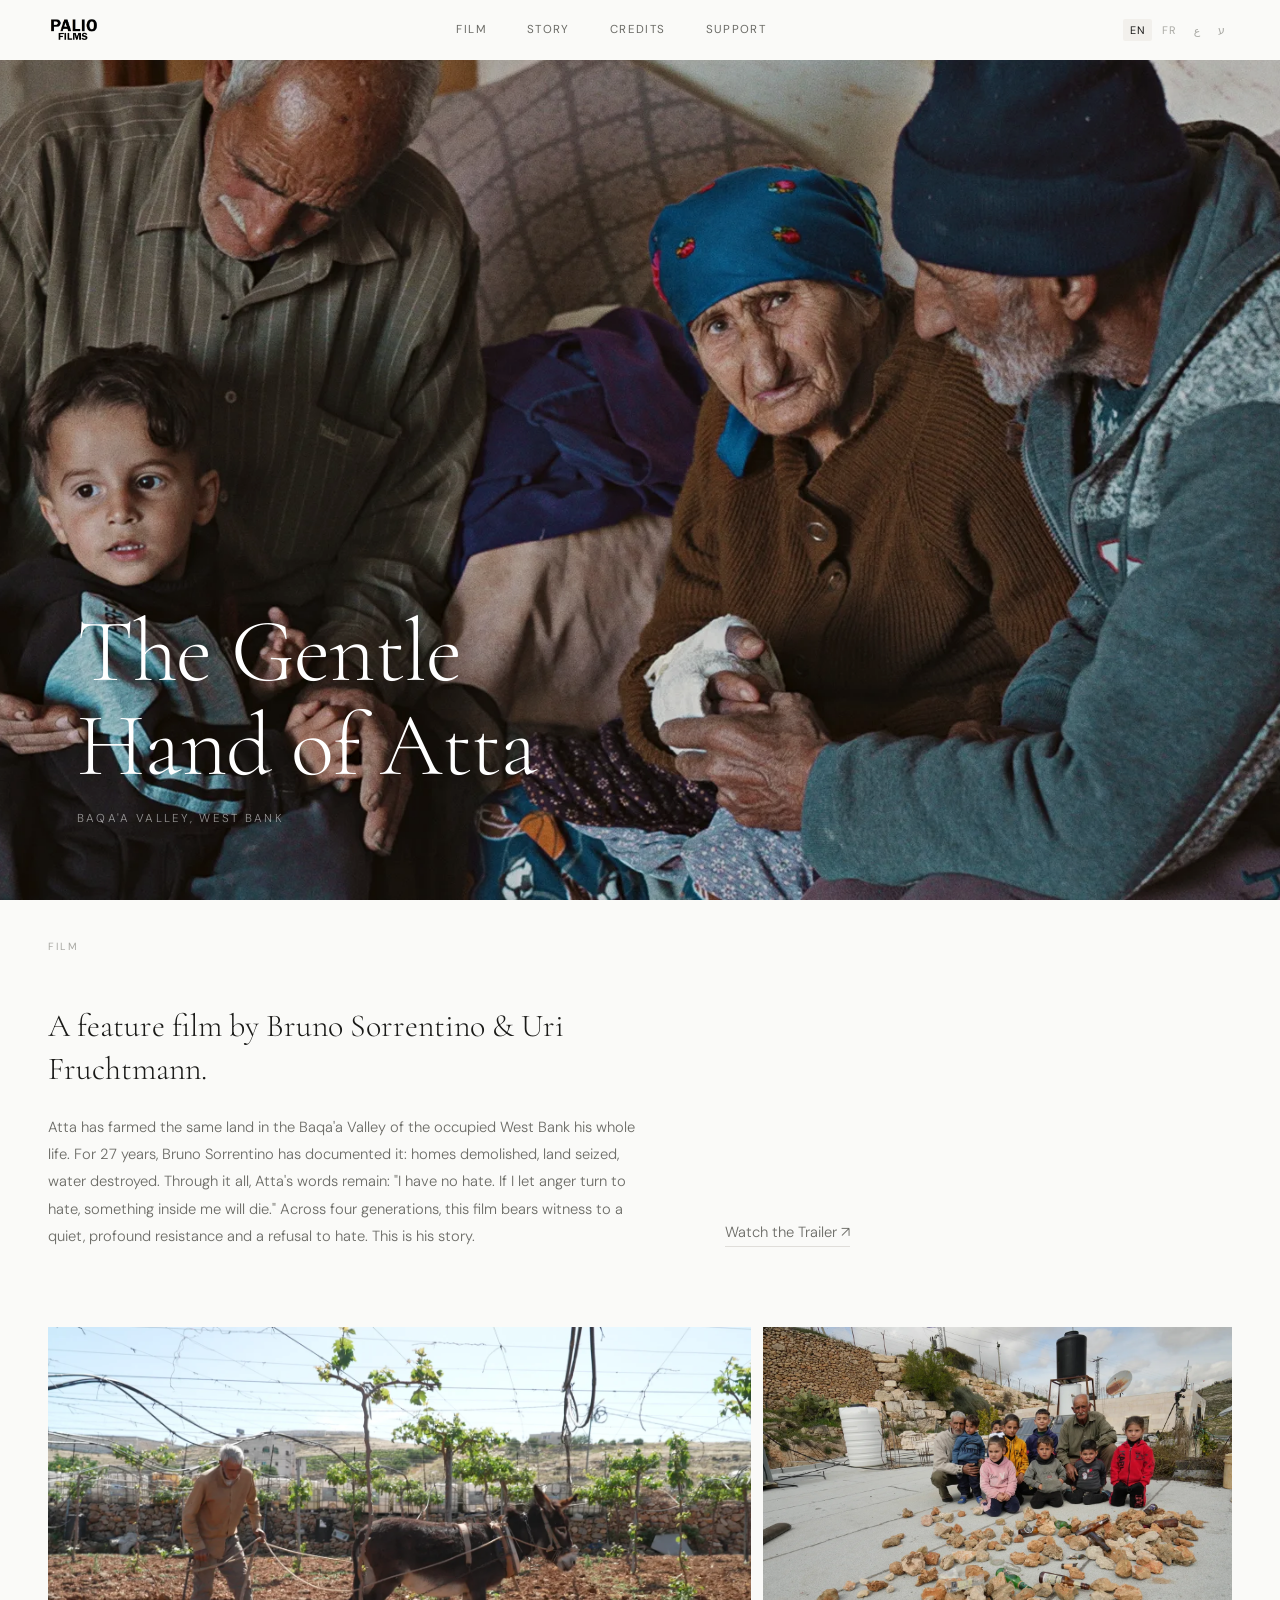
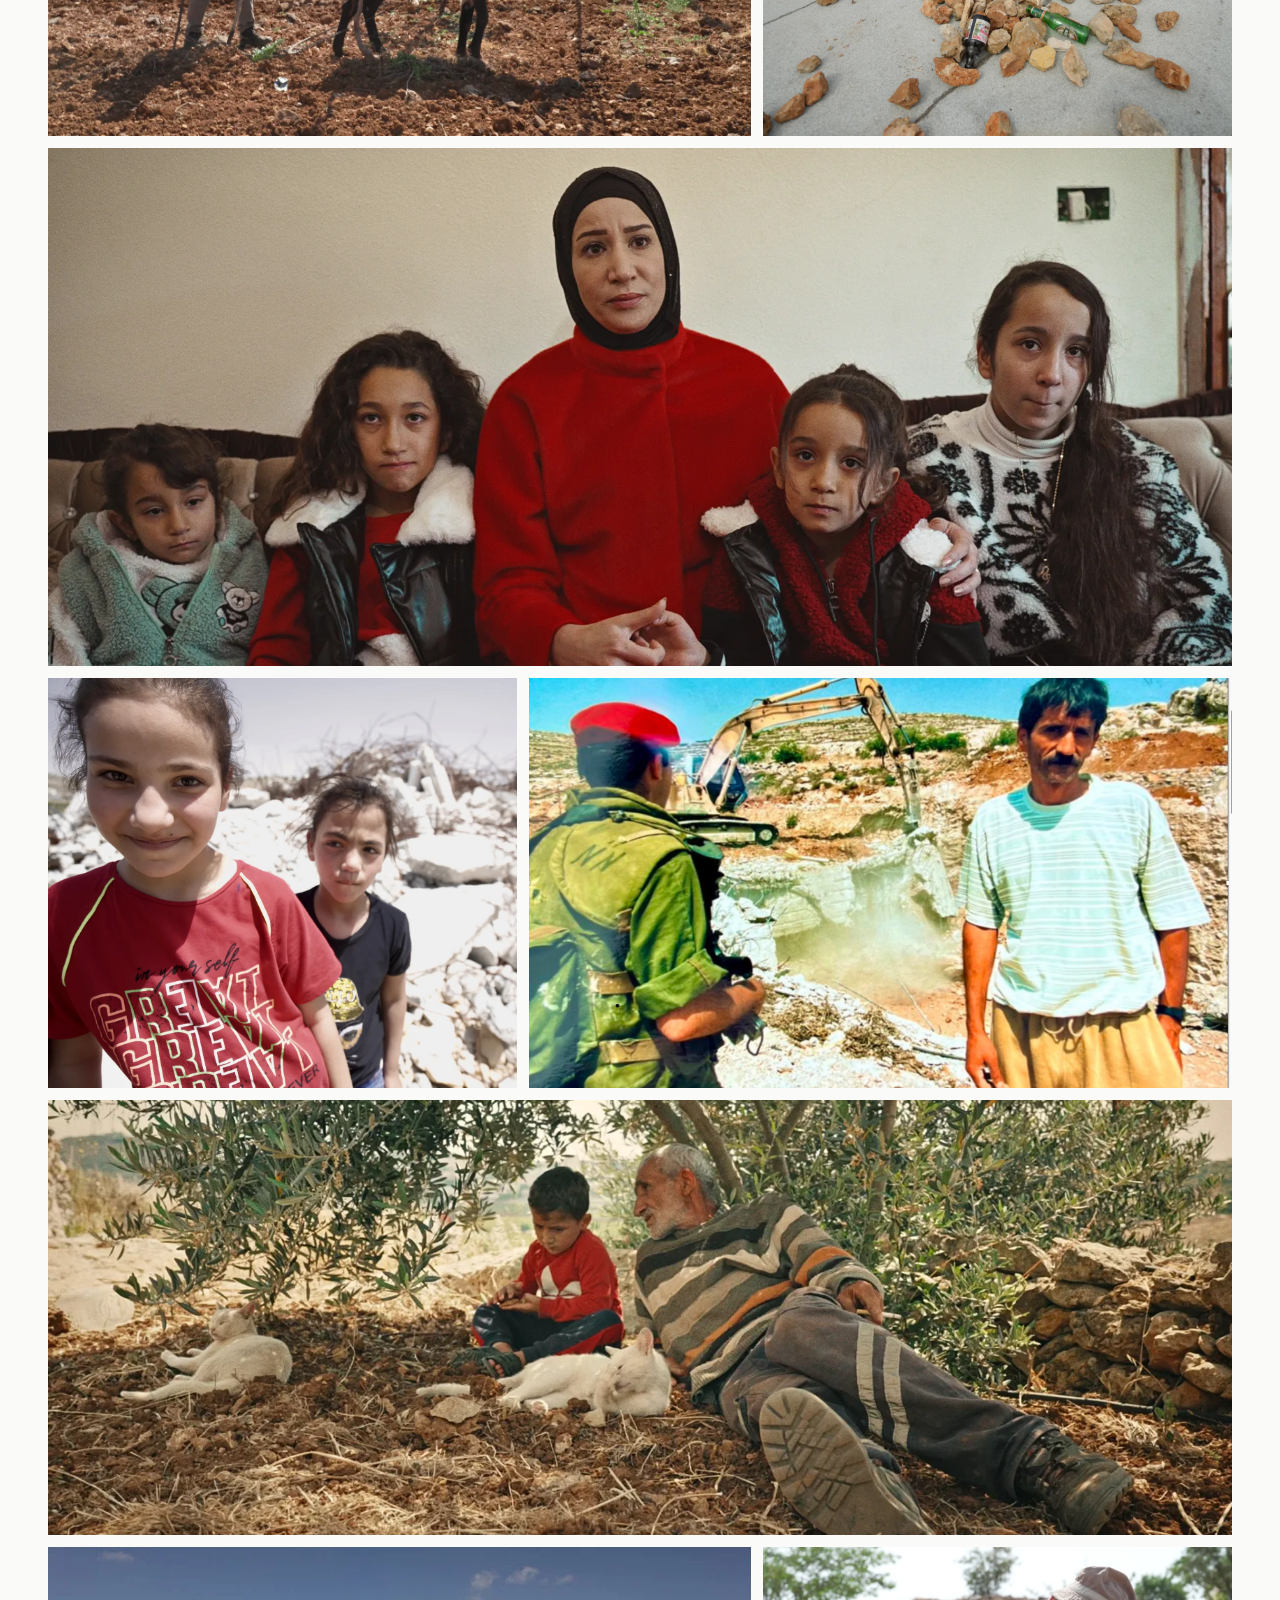
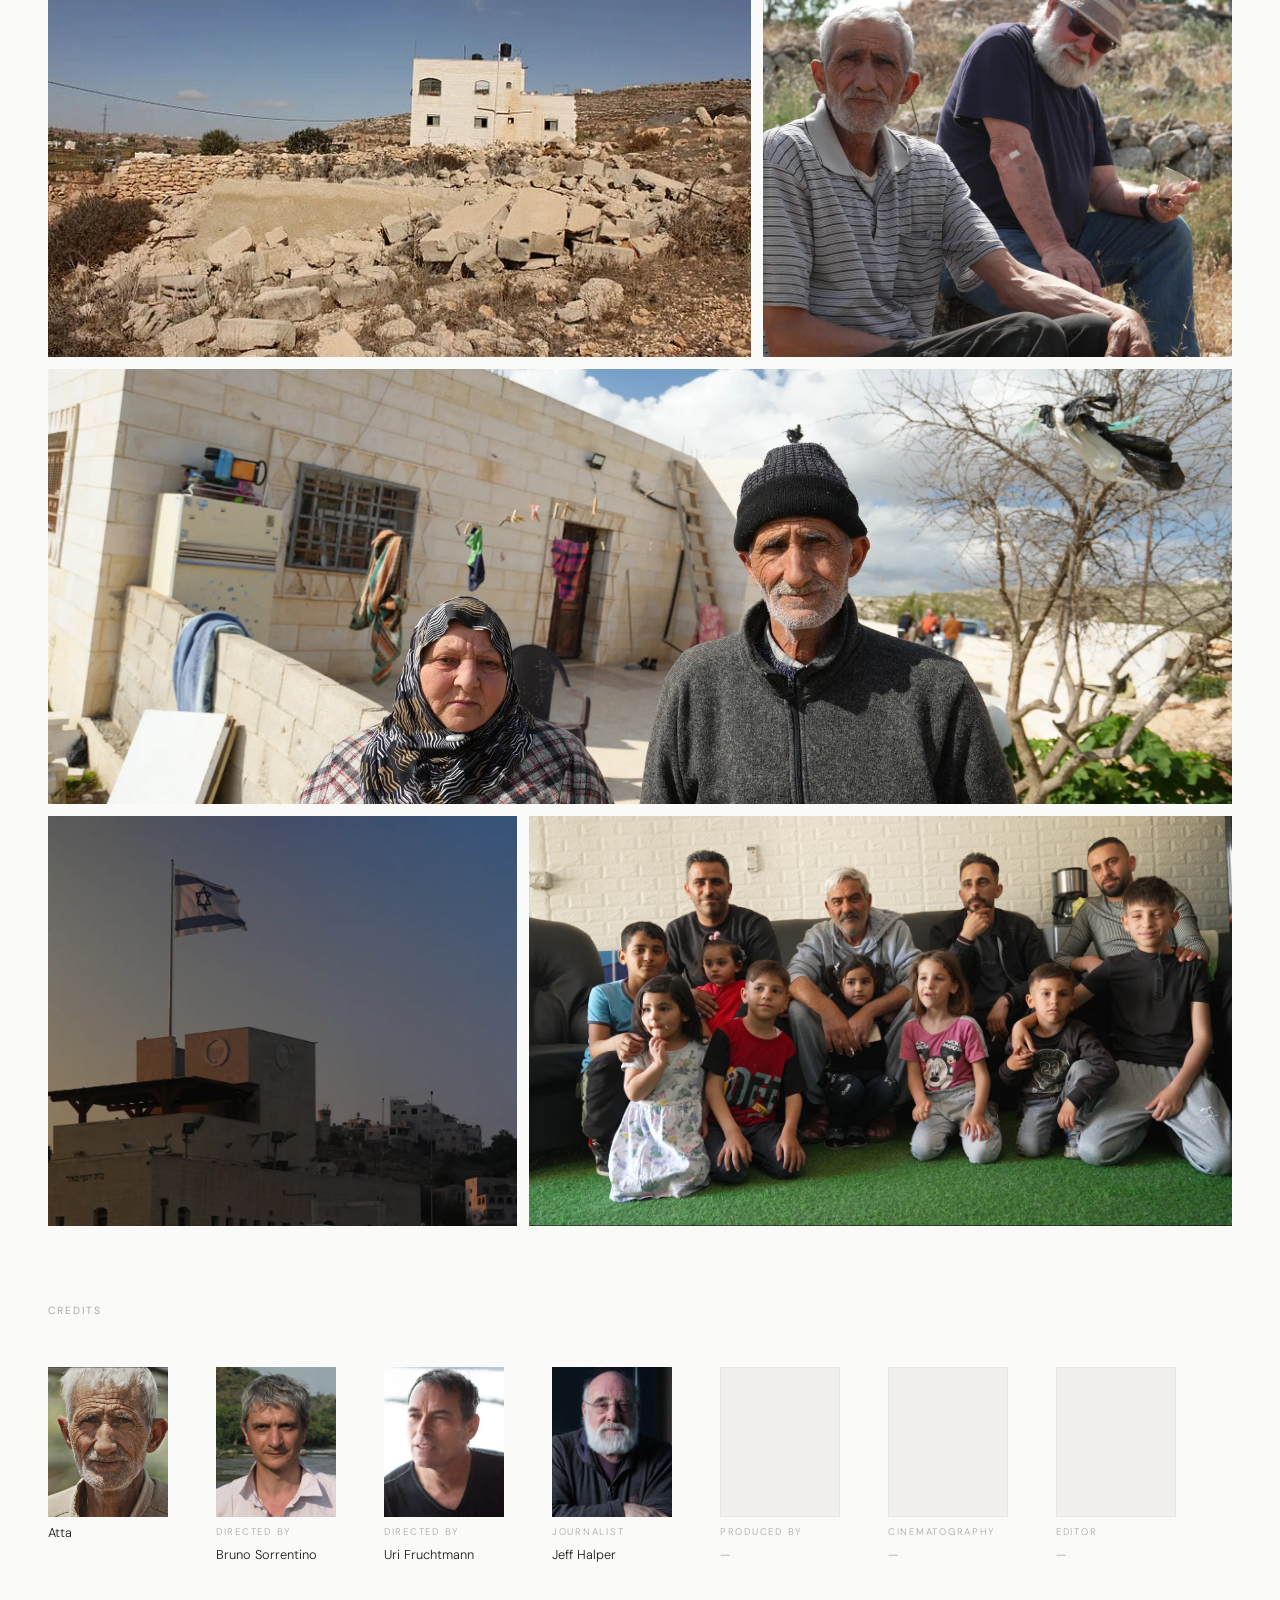
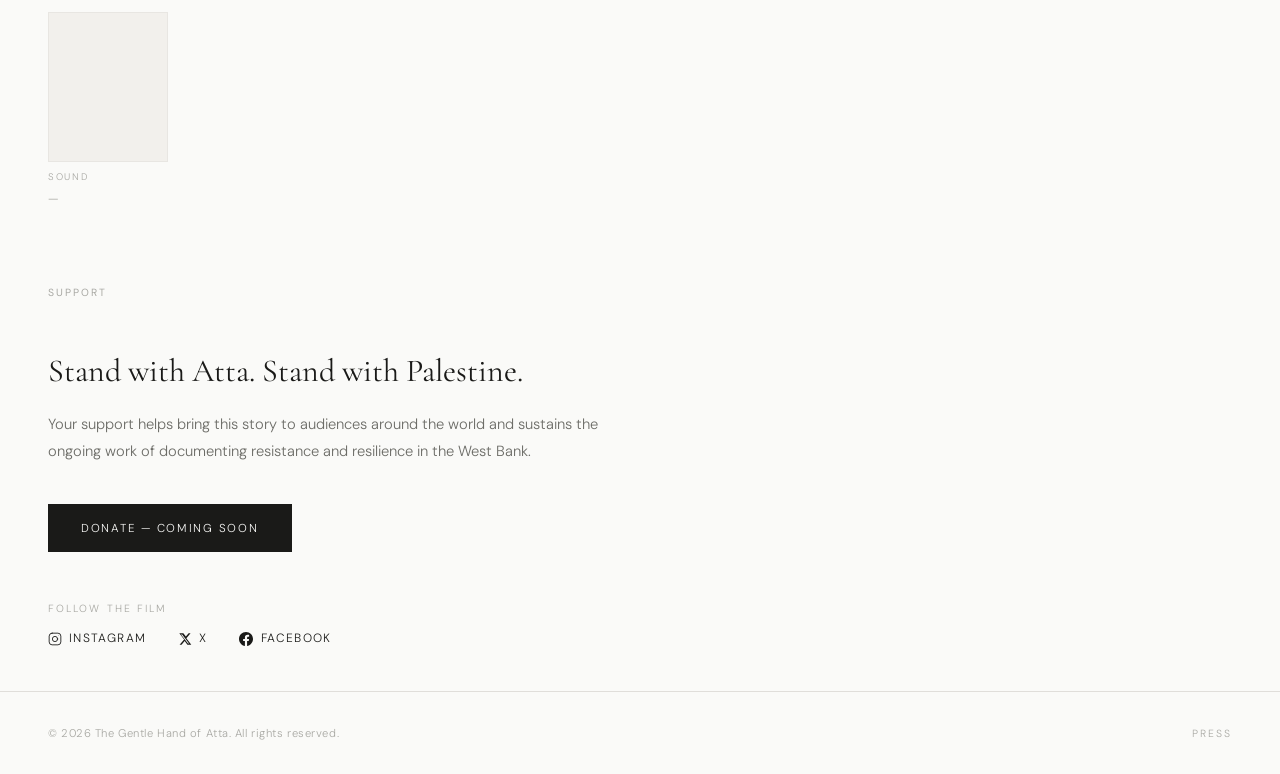
<file: index.html>
<!DOCTYPE html>
<html lang="en" dir="ltr">
<head>
  <meta charset="UTF-8" />
  <meta name="viewport" content="width=device-width, initial-scale=1.0" />
  <title>The Gentle Hand of Atta</title>
  <meta name="description" content="A feature film by Bruno Sorrentino & Uri Fruchtmann. The story of Atta Jaber — Palestinian farmer, Baqa'a Valley, West Bank." />
  <meta property="og:title" content="The Gentle Hand of Atta" />
  <meta property="og:description" content="A feature film about 25 years of nonviolent resistance in the West Bank." />
  <meta property="og:image" content="assets/atta-son-olive-tree.jpg" />
  <link rel="stylesheet" href="style.css" />
  <link rel="preconnect" href="https://fonts.googleapis.com" />
  <link rel="preconnect" href="https://fonts.gstatic.com" crossorigin />
  <link href="https://fonts.googleapis.com/css2?family=Cormorant+Garamond:ital,wght@0,300;0,400;0,500;1,300;1,400&family=DM+Sans:wght@300;400&display=swap" rel="stylesheet" />
</head>
<body>

  <!-- NAV -->
  <nav id="nav" dir="ltr">
    <div class="nav-inner">
      <a href="#hero" class="nav-logo" aria-label="Palio Films — The Gentle Hand of Atta">
        <img src="assets/palio-films-logo-transparent.png" alt="Palio Films" class="palio-logo" />
      </a>
      <div class="nav-links">
        <a href="#film" data-i18n="nav_film">Film</a>
        <a href="#story" data-i18n="nav_story">Story</a>
        <a href="#credits" data-i18n="nav_credits">Credits</a>
        <a href="#support" data-i18n="nav_support">Support</a>
      </div>
      <div class="nav-right">
        <div class="lang-switcher">
          <button class="lang-btn active" data-lang="en">EN</button>
          <button class="lang-btn" data-lang="fr">FR</button>
          <button class="lang-btn" data-lang="ar">ع</button>
          <button class="lang-btn" data-lang="he">ע</button>
        </div>
        <button class="nav-toggle" aria-label="Menu" aria-expanded="false">
          <span></span><span></span>
        </button>
      </div>
    </div>
    <div class="nav-mobile">
      <a href="#film" data-i18n="nav_film">Film</a>
      <a href="#story" data-i18n="nav_story">Story</a>
      <a href="#credits" data-i18n="nav_credits">Credits</a>
      <a href="#support" data-i18n="nav_support">Support</a>
      <div class="lang-switcher">
        <button class="lang-btn active" data-lang="en">EN</button>
        <button class="lang-btn" data-lang="fr">FR</button>
        <button class="lang-btn" data-lang="ar">ع</button>
        <button class="lang-btn" data-lang="he">ע</button>
      </div>
    </div>
  </nav>

  <!-- HERO -->
  <section id="hero" class="hero">
    <div class="hero-img-wrap">
      <picture>
        <source srcset="assets/atta-family-jawdi-anmeh-grandson-poster.webp" type="image/webp" />
        <img src="assets/atta-family-jawdi-anmeh-grandson-poster.jpg" alt="Atta Jaber with family" loading="eager" />
      </picture>
    </div>
    <div class="hero-text">
      <h1 data-i18n="title">The Gentle Hand of Atta</h1>
      <p class="hero-sub" data-i18n="hero_sub">Baqa'a Valley, West Bank</p>
    </div>
  </section>

  <!-- FILM -->
  <section id="film" class="section film-section">
    <div class="section-inner">
      <div class="section-label" data-i18n="nav_film">Film</div>
      <div class="film-body">
        <div class="film-text">
          <p class="lead" data-i18n="film_lead">A feature film by Bruno Sorrentino &amp; Uri Fruchtmann.</p>
          <p data-i18n="film_desc">Atta has farmed the same land in the Baqa'a Valley of the occupied West Bank his whole life. For 27 years, Bruno Sorrentino has documented it: homes demolished, land seized, water destroyed. Through it all, Atta's words remain: "I have no hate. If I let anger turn to hate, something inside me will die." Across four generations, this film bears witness to a quiet, profound resistance and a refusal to hate. This is his story.</p>
        </div>
        <div class="film-trailer">
          <a
            href="https://www.youtube.com/watch?v=Bfwr3JQ3nV8"
            target="_blank"
            rel="noopener"
            class="trailer-link"
            data-i18n="trailer_link"
          >Watch the Trailer ↗</a>
        </div>
      </div>
    </div>
  </section>

  <!-- STORY / GALLERY + TRAILER -->
  <section id="story" class="section story-section">
    <div class="section-inner">
      <!-- Row 1 -->
      <div class="gallery-row row-a">
        <figure class="gimg">
          <picture>
            <source srcset="assets/atta-ploughing.webp" type="image/webp" />
            <img src="assets/atta-ploughing.png" alt="Atta ploughing his land" loading="lazy" />
          </picture>
        </figure>
        <figure class="gimg">
          <picture>
            <source srcset="assets/atta-family-objects-displayed.webp" type="image/webp" />
            <img src="assets/atta-family-objects-displayed.jpg" alt="Family objects displayed" loading="lazy" />
          </picture>
        </figure>
      </div>

      <!-- Row 2: full width -->
      <div class="gallery-row row-b">
        <figure class="gimg" style="height: auto; aspect-ratio: 16/7;">
          <picture>
            <source srcset="assets/wafa-daughters.webp" type="image/webp" />
            <img src="assets/wafa-daughters.jpg" alt="Wafa and her daughters" loading="lazy" style="object-position: top;" />
          </picture>
        </figure>
      </div>

      <!-- Row 3 -->
      <div class="gallery-row row-c">
        <figure class="gimg">
          <picture>
            <source srcset="assets/najwa-jaber-grandchildren-home-site.webp" type="image/webp" />
            <img src="assets/najwa-jaber-grandchildren-home-site.jpg" alt="Najwa Jaber with grandchildren at the home site" loading="lazy" style="object-position: left;" />
          </picture>
        </figure>
        <figure class="gimg">
          <picture>
            <source srcset="assets/atta-soldier-digger.webp" type="image/webp" />
            <img src="assets/atta-soldier-digger.png" alt="Atta watching a soldier digger on his land" loading="lazy" />
          </picture>
        </figure>
      </div>

      <!-- Row 4: full width -->
      <div class="gallery-row row-b">
        <figure class="gimg">
          <picture>
            <source srcset="assets/atta-son-olive-tree.webp" type="image/webp" />
            <img src="assets/atta-son-olive-tree.jpg" alt="Atta Jaber and his son under an olive tree" loading="lazy" />
          </picture>
        </figure>
      </div>

      <!-- Row 5 -->
      <div class="gallery-row row-a">
        <figure class="gimg">
          <picture>
            <source srcset="assets/demolished-house-baqaa.webp" type="image/webp" />
            <img src="assets/demolished-house-baqaa.jpg" alt="A house demolished by the Israeli military in Al-Baqa'a Valley" loading="lazy" />
          </picture>
        </figure>
        <figure class="gimg">
          <picture>
            <source srcset="assets/atta-jeff-field.webp" type="image/webp" />
            <img src="assets/atta-jeff-field.png" alt="Atta and Jeff in the field" loading="lazy" />
          </picture>
        </figure>
      </div>

      <!-- Row 6: full width -->
      <div class="gallery-row row-b">
        <figure class="gimg">
          <picture>
            <source srcset="assets/atta-jabba-home-exterior.webp" type="image/webp" />
            <img src="assets/atta-jabba-home-exterior.jpg" alt="Atta Jaber's home exterior" loading="lazy" />
          </picture>
        </figure>
      </div>

      <!-- Row 7 -->
      <div class="gallery-row row-c">
        <figure class="gimg">
          <picture>
            <source srcset="assets/hebron.webp" type="image/webp" />
            <img src="assets/hebron.png" alt="Hebron" loading="lazy" style="filter: brightness(1.06);" />
          </picture>
        </figure>
        <figure class="gimg">
          <picture>
            <source srcset="assets/kayed-family-2.webp" type="image/webp" />
            <img src="assets/kayed-family-2.png" alt="The Kayed family" loading="lazy" />
          </picture>
        </figure>
      </div>

    </div>
  </section>

  <!-- CREDITS -->
  <section id="credits" class="section credits-section">
    <div class="section-inner">
      <div class="section-label" data-i18n="nav_credits">Credits</div>
      <div class="credits-grid">
        <!-- Atta -->
        <div class="credit-person">
          <div class="credit-photo">
            <picture>
              <source srcset="assets/credits/Atta.webp" type="image/webp" />
              <img src="assets/credits/Atta.png" alt="Atta" loading="lazy" />
            </picture>
          </div>
          <span class="credit-name">Atta</span>
        </div>
        <!-- Directors have photos -->
        <div class="credit-person">
          <div class="credit-photo">
            <picture>
              <source srcset="assets/credits/bruno-sorrentino.webp" type="image/webp" />
              <img src="assets/credits/bruno-sorrentino.jpg" alt="Bruno Sorrentino" loading="lazy" />
            </picture>
          </div>
          <span class="credit-role" data-i18n="credit_directed">Directed by</span>
          <span class="credit-name">Bruno Sorrentino</span>
        </div>
        <div class="credit-person">
          <div class="credit-photo">
            <picture>
              <source srcset="assets/credits/uri-fruchtmann.webp" type="image/webp" />
              <img src="assets/credits/uri-fruchtmann.jpg" alt="Uri Fruchtmann" loading="lazy" />
            </picture>
          </div>
          <span class="credit-role" data-i18n="credit_directed">Directed by</span>
          <span class="credit-name">Uri Fruchtmann</span>
        </div>
        <div class="credit-person">
          <div class="credit-photo">
            <picture>
              <source srcset="assets/credits/jeff-halper.webp" type="image/webp" />
              <img src="assets/credits/jeff-halper.jpg" alt="Jeff Halper" loading="lazy" />
            </picture>
          </div>
          <span class="credit-role" data-i18n="credit_journalist">Journalist</span>
          <span class="credit-name">Jeff Halper</span>
        </div>
        <!-- Placeholder roles — no photo yet -->
        <div class="credit-person no-photo">
          <div class="credit-photo-placeholder"></div>
          <span class="credit-role" data-i18n="credit_produced">Produced by</span>
          <span class="credit-name">—</span>
        </div>
        <div class="credit-person no-photo">
          <div class="credit-photo-placeholder"></div>
          <span class="credit-role" data-i18n="credit_cinematography">Cinematography</span>
          <span class="credit-name">—</span>
        </div>
        <div class="credit-person no-photo">
          <div class="credit-photo-placeholder"></div>
          <span class="credit-role" data-i18n="credit_editor">Editor</span>
          <span class="credit-name">—</span>
        </div>
        <div class="credit-person no-photo">
          <div class="credit-photo-placeholder"></div>
          <span class="credit-role" data-i18n="credit_sound">Sound</span>
          <span class="credit-name">—</span>
        </div>
      </div>
    </div>
  </section>

  <!-- SUPPORT / DONATE -->
  <section id="support" class="section support-section">
    <div class="section-inner">
      <div class="section-label" data-i18n="nav_support">Support</div>
      <div class="support-body">
        <p class="lead" data-i18n="support_lead">Stand with Atta. Stand with Palestine.</p>
        <p data-i18n="support_desc">Your support helps bring this story to audiences around the world and sustains the ongoing work of documenting resistance and resilience in the West Bank.</p>
        <a href="#" class="btn-donate" data-i18n="support_btn">Donate — Coming Soon</a>
        <div class="social-links">
          <p class="social-label" data-i18n="social_follow">Follow the film</p>
          <div class="social-icons">
            <a href="#" aria-label="Instagram" class="social-link">
              <svg class="social-icon" viewBox="0 0 24 24" fill="none" stroke="currentColor" stroke-width="1.5" stroke-linecap="round" stroke-linejoin="round" aria-hidden="true"><rect x="2" y="2" width="20" height="20" rx="5"/><circle cx="12" cy="12" r="4.5"/><circle cx="17.5" cy="6.5" r="0.5" fill="currentColor" stroke="none"/></svg>
              Instagram
            </a>
            <a href="#" aria-label="X / Twitter" class="social-link">
              <svg class="social-icon" viewBox="0 0 24 24" fill="currentColor" aria-hidden="true"><path d="M18.244 2.25h3.308l-7.227 8.26 8.502 11.24H16.17l-4.714-6.231-5.401 6.231H2.747l7.73-8.835L2.25 2.25h6.953l4.265 5.641zm-1.161 17.52h1.833L7.084 4.126H5.117z"/></svg>
              X
            </a>
            <a href="#" aria-label="Facebook" class="social-link">
              <svg class="social-icon" viewBox="0 0 24 24" fill="currentColor" aria-hidden="true"><path d="M24 12.073C24 5.446 18.627 0 12 0S0 5.446 0 12.073C0 18.1 4.388 23.094 10.125 24v-8.437H7.078v-3.49h3.047V9.413c0-3.007 1.792-4.668 4.533-4.668 1.312 0 2.686.235 2.686.235v2.953h-1.514c-1.491 0-1.956.927-1.956 1.877v2.253h3.328l-.532 3.49h-2.796V24C19.612 23.094 24 18.1 24 12.073z"/></svg>
              Facebook
            </a>
          </div>
        </div>
      </div>
    </div>
  </section>

  <!-- FOOTER -->
  <footer class="footer">
    <p data-i18n="footer">&copy; 2026 The Gentle Hand of Atta. All rights reserved.</p>
    <a href="press.html" class="footer-press" data-i18n="footer_press">Press</a>
  </footer>

  <script src="main.js"></script>
</body>
</html>
</file>
<file: style.css>
/* ─── Reset & Base ─────────────────────────────────────────────────────────── */
*, *::before, *::after { box-sizing: border-box; margin: 0; padding: 0; }

:root {
  --white: #fafaf8;
  --off-white: #f2f0ec;
  --ink: #1a1a18;
  --ink-light: #6b6b66;
  --ink-muted: #a8a8a3;
  --accent: #1a1a18;
  --gap: clamp(1rem, 3vw, 2.5rem);
  --nav-h: 60px;
  --font-serif: 'Cormorant Garamond', Georgia, serif;
  --font-sans: 'DM Sans', system-ui, sans-serif;
  --ease: cubic-bezier(0.4, 0, 0.2, 1);
}

html {
  scroll-behavior: smooth;
  font-size: 16px;
  background: var(--white);
  color: var(--ink);
}

body {
  font-family: var(--font-sans);
  font-weight: 300;
  line-height: 1.65;
  overflow-x: hidden;
}

img {
  display: block;
  width: 100%;
  height: 100%;
  object-fit: cover;
}

a { color: inherit; text-decoration: none; }

/* ─── Nav ───────────────────────────────────────────────────────────────────── */
#nav {
  position: fixed;
  top: 0;
  left: 0;
  right: 0;
  z-index: 100;
  height: var(--nav-h);
  background: var(--white);
  border-bottom: 1px solid transparent;
  transition: border-color 0.3s var(--ease), background 0.3s var(--ease), transform 0.35s var(--ease);
}

#nav.nav-hidden {
  transform: translateY(-100%);
}

#nav.scrolled {
  border-bottom-color: #e0deda;
  background: rgba(250, 250, 248, 0.96);
  backdrop-filter: blur(8px);
}

.nav-inner {
  display: flex;
  align-items: center;
  justify-content: space-between;
  height: 100%;
  padding: 0 clamp(1.25rem, 4vw, 3rem);
  max-width: 1400px;
  margin: 0 auto;
}

.nav-logo {
  display: flex;
  align-items: center;
  flex-shrink: 0;
}

.palio-logo {
  height: 28px;
  width: auto;
  object-fit: contain;
  display: block;
}

.nav-links {
  display: flex;
  gap: 2.5rem;
}

.nav-links a {
  font-size: 0.72rem;
  font-weight: 400;
  letter-spacing: 0.12em;
  text-transform: uppercase;
  color: var(--ink-light);
  transition: color 0.2s;
}

.nav-links a:hover { color: var(--ink); }

.nav-right {
  display: flex;
  align-items: center;
  gap: 1.5rem;
}

/* Lang switcher */
.lang-switcher {
  display: flex;
  gap: 0.25rem;
}

.lang-btn {
  background: none;
  border: none;
  font-family: var(--font-sans);
  font-size: 0.68rem;
  font-weight: 400;
  letter-spacing: 0.08em;
  color: var(--ink-muted);
  cursor: pointer;
  padding: 0.25rem 0.4rem;
  border-radius: 2px;
  transition: color 0.2s, background 0.2s;
}

.lang-btn:hover { color: var(--ink); }
.lang-btn.active { color: var(--ink); font-weight: 400; background: var(--off-white); }

/* Mobile toggle */
.nav-toggle {
  display: none;
  flex-direction: column;
  gap: 5px;
  background: none;
  border: none;
  cursor: pointer;
  padding: 4px;
}

.nav-toggle span {
  display: block;
  width: 22px;
  height: 1px;
  background: var(--ink);
  transition: transform 0.3s var(--ease), opacity 0.3s;
}

.nav-toggle[aria-expanded="true"] span:first-child { transform: translateY(6px) rotate(45deg); }
.nav-toggle[aria-expanded="true"] span:last-child  { transform: translateY(-6px) rotate(-45deg); }

/* Mobile nav */
.nav-mobile {
  display: none;
  flex-direction: column;
  gap: 1.5rem;
  padding: 2rem clamp(1.25rem, 4vw, 3rem);
  background: var(--white);
  border-top: 1px solid #e0deda;
}

.nav-mobile.open { display: flex; }

.nav-mobile a {
  font-size: 0.8rem;
  letter-spacing: 0.1em;
  text-transform: uppercase;
  color: var(--ink-light);
}

/* ─── Hero ──────────────────────────────────────────────────────────────────── */
.hero {
  position: relative;
  height: 100svh;
  min-height: 560px;
  display: grid;
  grid-template-rows: 1fr;
  overflow: hidden;
}

.hero-img-wrap {
  position: absolute;
  inset: 0;
}

.hero-img-wrap img {
  object-position: center 30%;
  filter: brightness(0.88);
}

.hero-text {
  position: relative;
  z-index: 2;
  align-self: flex-end;
  padding: 0 clamp(1.25rem, 6vw, 5rem) clamp(3rem, 8vh, 6rem);
  max-width: 680px;
}

.hero-text h1 {
  font-family: 'Cormorant Garamond', Georgia, serif;
  font-size: clamp(2.8rem, 7vw, 6rem);
  font-weight: 300;
  line-height: 1.05;
  color: #fff;
  letter-spacing: -0.01em;
}

.hero-sub {
  margin-top: 1rem;
  font-family: 'DM Sans', system-ui, sans-serif;
  font-size: 0.72rem;
  letter-spacing: 0.2em;
  text-transform: uppercase;
  color: rgba(255,255,255,0.55);
  font-weight: 300;
}

/* ─── Section Base ──────────────────────────────────────────────────────────── */
.section {
  padding: var(--gap) 0;
}

.section-inner {
  max-width: 1400px;
  margin: 0 auto;
  padding: 0 clamp(1.25rem, 4vw, 3rem);
}

.asymmetric-left .section-label,
.asymmetric-left > *:not(.section-label) {
  margin-left: clamp(0rem, 6vw, 8rem);
}

.asymmetric-right .section-label,
.asymmetric-right > *:not(.section-label) {
  margin-left: auto;
  margin-right: clamp(0rem, 6vw, 8rem);
  max-width: 720px;
}

.section-label {
  font-size: 0.65rem;
  letter-spacing: 0.2em;
  text-transform: uppercase;
  color: var(--ink-muted);
  margin-bottom: 3rem;
  font-weight: 400;
}

/* ─── Film Section ──────────────────────────────────────────────────────────── */
.film-body {
  display: flex;
  align-items: flex-end;
  gap: clamp(2rem, 6vw, 5rem);
}

.film-text {
  flex: 1;
  max-width: 600px;
}

.film-trailer {
  flex-shrink: 0;
  padding-bottom: 0.2em;
}

.film-text .lead {
  font-family: var(--font-serif);
  font-size: clamp(1.4rem, 2.8vw, 2rem);
  line-height: 1.35;
  margin-bottom: 1.5rem;
  font-weight: 300;
}

.film-text p:not(.lead) {
  font-family: var(--font-sans);
  font-size: 0.92rem;
  color: var(--ink-light);
  line-height: 1.85;
}

/* ─── Trailer ───────────────────────────────────────────────────────────────── */

.trailer-link {
  font-family: var(--font-sans);
  font-size: 0.92rem;
  font-weight: 300;
  color: var(--ink-light);
  border-bottom: 1px solid #e0deda;
  padding-bottom: 2px;
  transition: border-color 0.25s, color 0.25s;
  display: inline-block;
  white-space: nowrap;
}

.trailer-link:hover {
  color: var(--ink);
  border-bottom-color: var(--ink);
}

/* ─── Story / Gallery ───────────────────────────────────────────────────────── */
.story-section { background: var(--white); }

.story-intro {
  max-width: 560px;
  margin-bottom: clamp(2.5rem, 6vw, 4.5rem);
}

.story-intro p {
  font-family: var(--font-serif);
  font-size: clamp(1.1rem, 2vw, 1.4rem);
  font-style: italic;
  color: var(--ink-light);
  line-height: 1.6;
}

/* Gallery grid — tight, full-bleed rows */
.gallery-grid {
  display: grid;
  gap: clamp(0.4rem, 1vw, 0.75rem);
}

.gimg {
  margin: 0;
  overflow: hidden;
}

.gimg img {
  display: block;
  width: 100%;
  height: 100%;
  object-fit: cover;
  transition: opacity 0.4s var(--ease);
}

.gimg:hover img { opacity: 0.9; }

/* Row A: two landscape images side by side */
.gallery-row {
  display: flex;
  gap: clamp(0.4rem, 1vw, 0.75rem);
  align-items: stretch;
}

.gallery-row:not(:last-child) { margin-bottom: clamp(0.4rem, 1vw, 0.75rem); }

/* Row A: 60/40 split */
.row-a .gimg:first-child { width: 60%; height: clamp(220px, 32vw, 480px); }
.row-a .gimg:last-child  { width: 40%; height: clamp(220px, 32vw, 480px); }

/* Row B: soldier image — narrower, flanked by row-c images */
.row-b .gimg { width: 100%; height: clamp(240px, 34vw, 520px); }

/* Row C: 40/60 split */
.row-c .gimg:first-child { width: 40%; height: clamp(220px, 32vw, 480px); }
.row-c .gimg:last-child  { width: 60%; height: clamp(220px, 32vw, 480px); }


/* ─── Support / Donate ──────────────────────────────────────────────────────── */
.support-section {
  background: var(--white);
  padding-top: clamp(1rem, 3vw, 2.5rem);
}

.support-body {
  max-width: 600px;
}

.support-body .lead {
  font-family: var(--font-serif);
  font-size: clamp(1.4rem, 3vw, 2rem);
  font-weight: 400;
  margin-bottom: 1.25rem;
  line-height: 1.3;
}

.support-body p:not(.lead):not(.social-label) {
  font-size: 0.92rem;
  color: var(--ink-light);
  line-height: 1.8;
  margin-bottom: 2.5rem;
}

.btn-donate {
  display: inline-block;
  font-size: 0.72rem;
  letter-spacing: 0.15em;
  text-transform: uppercase;
  color: var(--white);
  background: var(--ink);
  padding: 0.85rem 2rem;
  border: 1px solid var(--ink);
  transition: background 0.25s, color 0.25s;
  margin-bottom: 3rem;
}

.btn-donate:hover {
  background: transparent;
  color: var(--ink);
}

.social-label {
  font-size: 0.65rem;
  letter-spacing: 0.2em;
  text-transform: uppercase;
  color: var(--ink-muted);
  margin-bottom: 0.75rem;
}

.social-icons {
  display: flex;
  gap: 2rem;
}

.social-link {
  display: inline-flex;
  align-items: center;
  gap: 0.45rem;
  font-size: 0.75rem;
  letter-spacing: 0.1em;
  text-transform: uppercase;
  color: var(--ink);
  border-bottom: 1px solid transparent;
  padding-bottom: 2px;
  transition: color 0.2s, border-color 0.2s;
}

.social-icon {
  width: 14px;
  height: 14px;
  flex-shrink: 0;
}

.social-link:hover {
  color: var(--ink);
  border-bottom-color: var(--ink);
  opacity: 0.7;
}

/* ─── Credits ───────────────────────────────────────────────────────────────── */
.credits-section {
  background: var(--white);
  padding-bottom: clamp(1rem, 3vw, 2.5rem);
}

/* One horizontal row of equal-height cards, no hierarchy */
.credits-grid {
  display: flex;
  flex-wrap: wrap;
  gap: clamp(1.5rem, 4vw, 3rem);
  align-items: flex-start;
  margin-bottom: 0;
}

.credit-person {
  display: flex;
  flex-direction: column;
  gap: 0.5rem;
  width: 120px;
  flex-shrink: 0;
}

.credit-photo {
  width: 120px;
  height: 150px;
  overflow: hidden;
  background: var(--off-white);
}

.credit-photo img {
  width: 100%;
  height: 100%;
  object-fit: cover;
  object-position: center top;
  filter: grayscale(15%);
  transition: filter 0.4s;
}

.credit-person:hover .credit-photo img { filter: grayscale(0%); }

/* Placeholder photo box for roles without a portrait */
.no-photo .credit-photo-placeholder {
  width: 120px;
  height: 150px;
  background: var(--off-white);
  border: 1px solid #e8e6e2;
}

.credit-role {
  font-family: var(--font-sans);
  font-size: 0.6rem;
  letter-spacing: 0.18em;
  text-transform: uppercase;
  color: var(--ink-muted);
  line-height: 1.4;
}

.credit-name {
  font-family: var(--font-sans);
  font-size: 0.8rem;
  font-weight: 300;
  color: var(--ink);
  line-height: 1.3;
}

.no-photo .credit-name { color: var(--ink-muted); }

.credit-producer {
  padding-top: 2rem;
  border-top: 1px solid #e0deda;
}

.producer-link {
  font-family: var(--font-sans);
  font-size: 0.72rem;
  letter-spacing: 0.1em;
  color: var(--ink-muted);
  border-bottom: 1px solid #e0deda;
  padding-bottom: 2px;
  transition: color 0.2s, border-color 0.2s;
}

.producer-link:hover {
  color: var(--ink);
  border-bottom-color: var(--ink);
}

/* ─── Footer ────────────────────────────────────────────────────────────────── */
.footer {
  padding: 2rem clamp(1.25rem, 4vw, 3rem);
  border-top: 1px solid #e0deda;
  font-size: 0.7rem;
  color: var(--ink-muted);
  letter-spacing: 0.05em;
  display: flex;
  justify-content: space-between;
  align-items: baseline;
  gap: 1rem;
}

.footer-press {
  font-size: 0.65rem;
  letter-spacing: 0.2em;
  text-transform: uppercase;
  color: var(--ink-muted);
  transition: color 0.2s;
}

.footer-press:hover { color: var(--ink); }

/* ─── Fade-in animations ────────────────────────────────────────────────────── */
.fade-in {
  opacity: 0;
  transform: translateY(18px);
  transition: opacity 0.7s var(--ease), transform 0.7s var(--ease);
}

.fade-in.visible {
  opacity: 1;
  transform: none;
}

.gallery-item.fade-in { transition-delay: calc(var(--i, 0) * 80ms); }

/* ─── RTL ───────────────────────────────────────────────────────────────────── */
/* Nav stays structurally LTR (logo left, links center, lang right) in all languages.
   Only content sections flip text direction. */
[dir="rtl"] .hero-text {
  padding-right: clamp(1.25rem, 6vw, 5rem);
  padding-left: 0;
  text-align: right;
}
[dir="rtl"] .asymmetric-left .section-label,
[dir="rtl"] .asymmetric-left > *:not(.section-label) {
  margin-left: 0;
  margin-right: clamp(0rem, 6vw, 8rem);
}
[dir="rtl"] .asymmetric-right .section-label,
[dir="rtl"] .asymmetric-right > *:not(.section-label) {
  margin-left: clamp(0rem, 6vw, 8rem);
  margin-right: auto;
}
[dir="rtl"] .film-text { text-align: right; }
[dir="rtl"] .support-body { text-align: right; }
[dir="rtl"] .story-intro { text-align: right; }

/* ─── Responsive ────────────────────────────────────────────────────────────── */
@media (max-width: 900px) {
  .nav-links { display: none; }
  .nav-toggle { display: flex; }
}

@media (max-width: 600px) {
  .credits-grid {
    display: grid;
    grid-template-columns: repeat(3, 1fr);
    justify-items: center;
    gap: 1.5rem 1rem;
  }

  .credit-person {
    width: 100%;
    align-items: center;
    text-align: center;
  }

  .credit-photo,
  .no-photo .credit-photo-placeholder {
    width: 100%;
    max-width: 90px;
    height: clamp(90px, 22vw, 120px);
  }

  .film-body {
    flex-direction: column;
    align-items: flex-start;
    gap: 1.5rem;
  }

  /* Stack gallery rows on mobile — uniform gap via parent */
  .story-section .section-inner {
    display: flex;
    flex-direction: column;
    gap: clamp(0.4rem, 1vw, 0.75rem);
  }

  .gallery-row {
    flex-direction: column;
    gap: clamp(0.4rem, 1vw, 0.75rem);
    margin-bottom: 0 !important;
  }

  .row-a .gimg:first-child,
  .row-a .gimg:last-child,
  .row-b .gimg,
  .row-c .gimg:first-child,
  .row-c .gimg:last-child {
    width: 100%;
    height: clamp(180px, 55vw, 320px);
    align-self: auto;
  }

  .asymmetric-left .section-label,
  .asymmetric-left > *:not(.section-label),
  .asymmetric-right .section-label,
  .asymmetric-right > *:not(.section-label) {
    margin-left: 0;
    margin-right: 0;
    max-width: 100%;
  }

  [dir="rtl"] .asymmetric-left .section-label,
  [dir="rtl"] .asymmetric-left > *:not(.section-label),
  [dir="rtl"] .asymmetric-right .section-label,
  [dir="rtl"] .asymmetric-right > *:not(.section-label) {
    margin-left: 0;
    margin-right: 0;
  }
}
</file>
